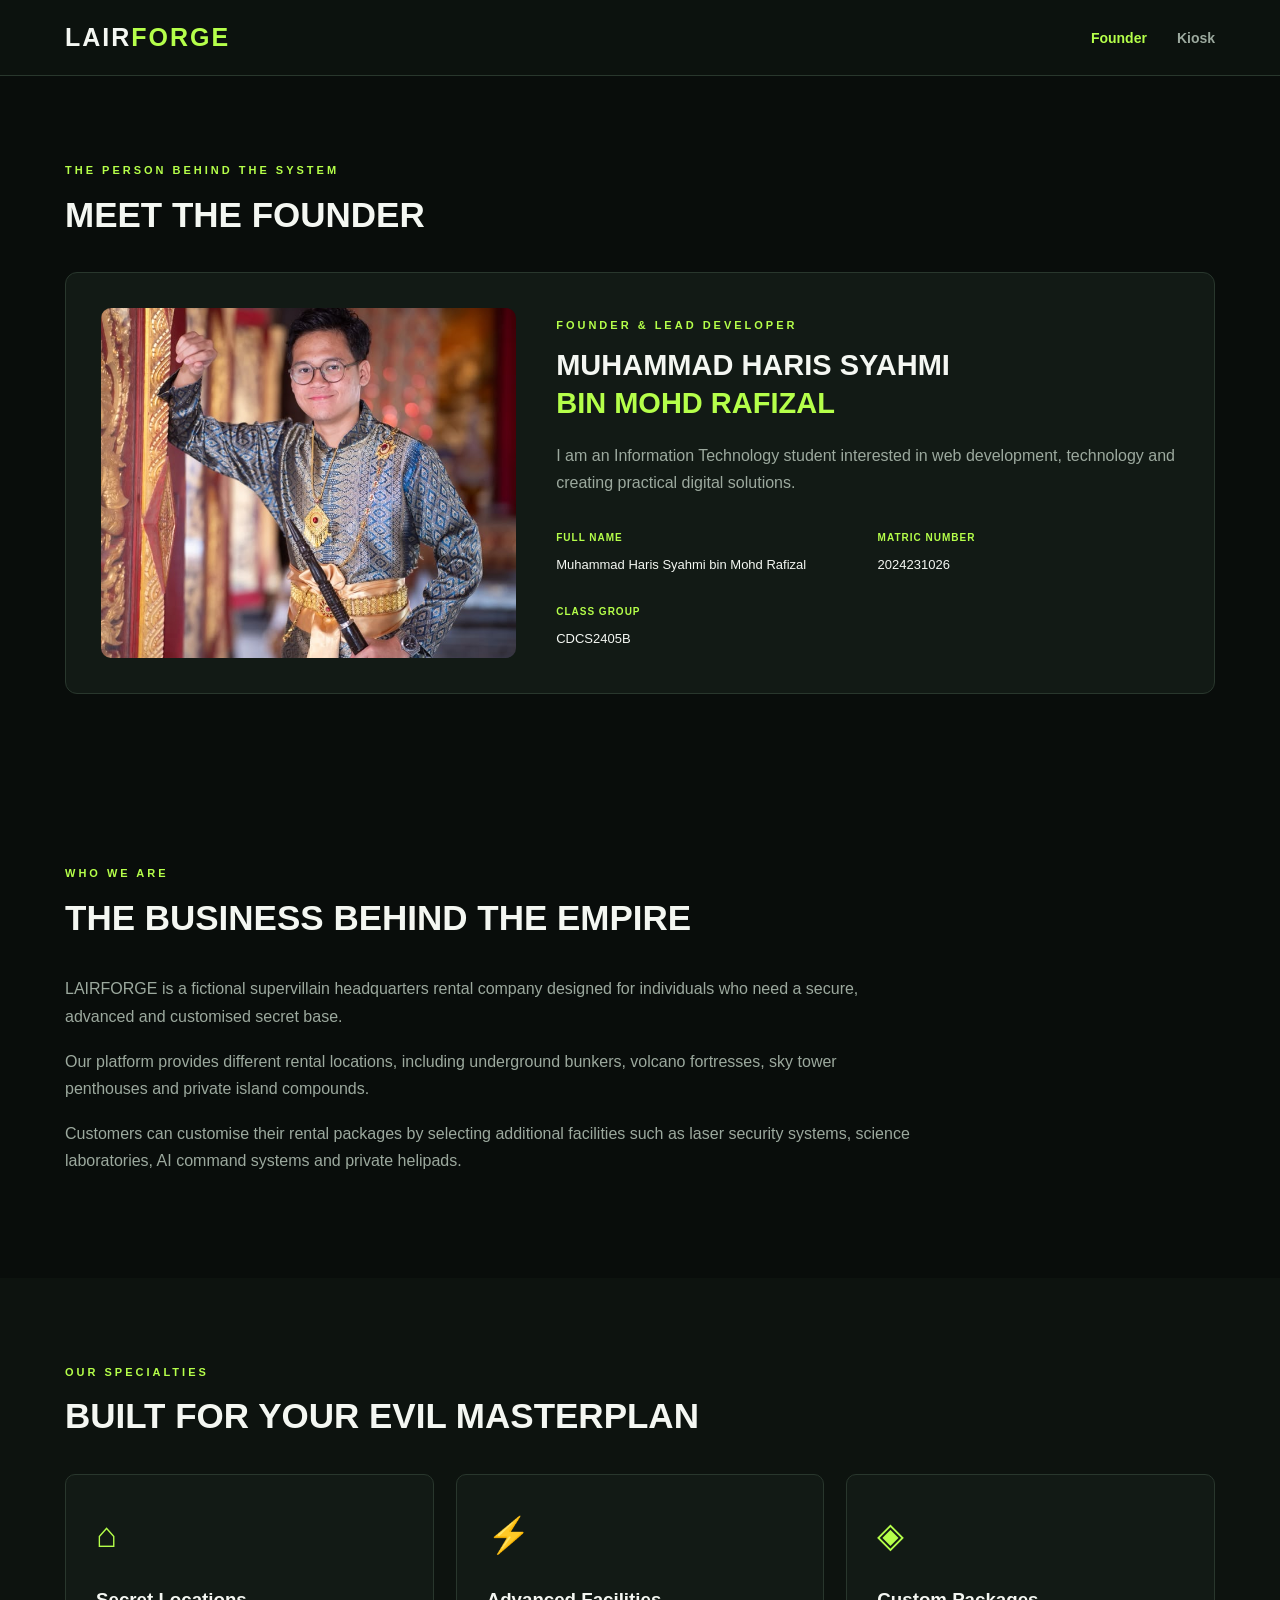
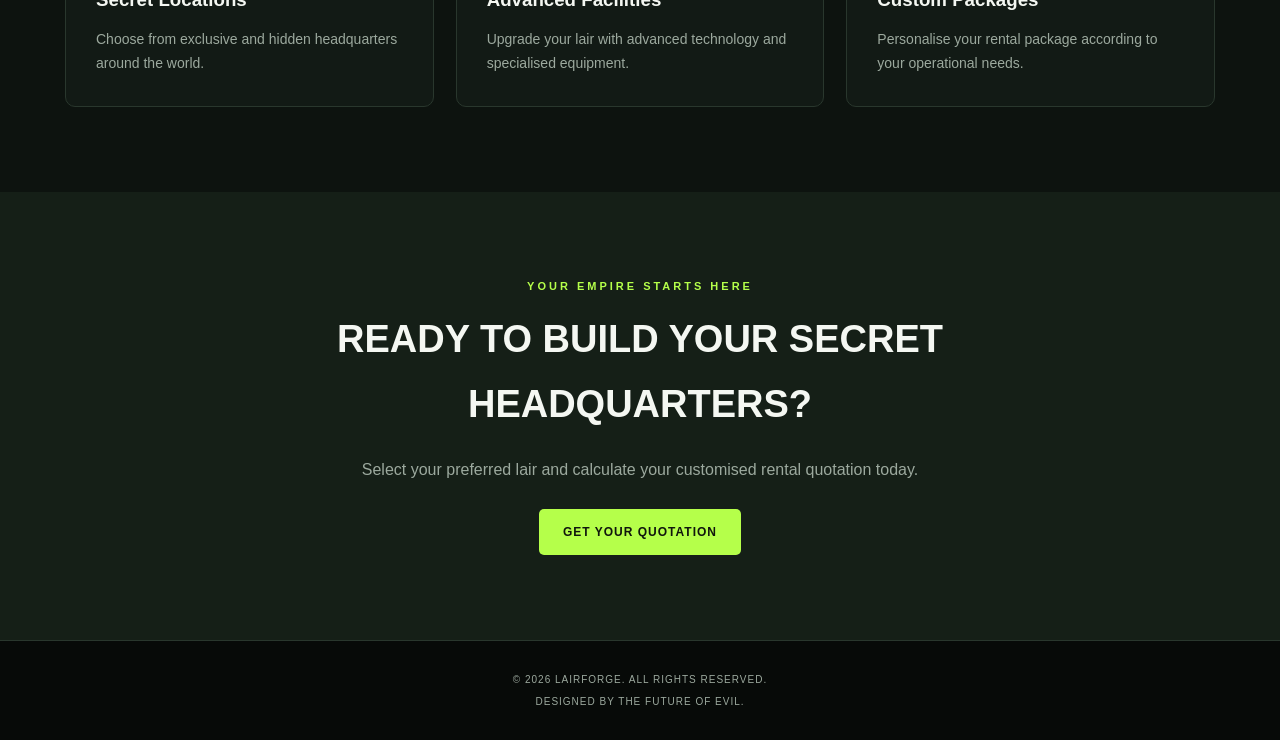
<file: ICT600 Assignment/index.html>
<!--Muhammad Haris Syahmi Bin Mohd Rafizal-->
<!--2024231026, CDCS2405B-->
<!DOCTYPE html>
<html lang="en">
<head>
    <meta charset="UTF-8">
    <meta name="viewport" content="width=device-width, initial-scale=1.0">
    <title>LAIRFORGE | About Us</title>
    <link rel="stylesheet" href="css/style.css">
</head>

<body>

    <!-- header -->
    <header class="site-header">
        <div class="container nav-container">
            <a href="index.html" class="logo">
                LAIR<span>FORGE</span>
            </a>

            <nav>
                <ul class="nav-links">
                    <li><a href="index.html" class="active">Founder</a></li>
                    <li><a href="kiosk.html">Kiosk</a></li>
                </ul>
            </nav>
        </div>
    </header>

    <main>

       <!-- my profile -->
        <section class="section founder-section">
            <div class="container">

                <div class="section-heading">
                    <p class="eyebrow">THE PERSON BEHIND THE SYSTEM</p>
                    <h2>MEET THE FOUNDER</h2>
                </div>

                <div class="founder-card">

                    <div class="founder-image">
                        <img
                            src="images/haris pic.jpeg"
                            alt="Founder of LAIRFORGE"
                        >
                    </div>

                    <div class="founder-details">
                        <p class="eyebrow">FOUNDER & LEAD DEVELOPER</p>

                        <h2>
                            MUHAMMAD HARIS SYAHMI
                            <span>BIN MOHD RAFIZAL</span>
                        </h2>

                        <p>
                            I am an Information Technology student
                            interested in web development, technology
                            and creating practical digital solutions.
                        </p>

                        <div class="profile-info">

                            <div>
                                <small>FULL NAME</small>
                                <p>Muhammad Haris Syahmi bin Mohd Rafizal</p>
                            </div>

                            <div>
                                <small>MATRIC NUMBER</small>
                                <p>2024231026</p>
                            </div>

                            <div>
                                <small>CLASS GROUP</small>
                                <p>CDCS2405B</p>
                            </div>

                        </div>

                    </div>

                </div>

            </div>
        </section>

        <!-- introduce my business -->
        <section class="section">
            <div class="container">

                <div class="section-heading">
                    <p class="eyebrow">WHO WE ARE</p>
                    <h2>THE BUSINESS BEHIND THE EMPIRE</h2>
                </div>

                <div class="about-box">
                    <p>
                        LAIRFORGE is a fictional supervillain
                        headquarters rental company designed for
                        individuals who need a secure, advanced and
                        customised secret base.
                    </p>

                    <p>
                        Our platform provides different rental
                        locations, including underground bunkers,
                        volcano fortresses, sky tower penthouses
                        and private island compounds.
                    </p>

                    <p>
                        Customers can customise their rental packages
                        by selecting additional facilities such as
                        laser security systems, science laboratories,
                        AI command systems and private helipads.
                    </p>
                </div>

            </div>
        </section>

        <!-- what my business have -->
        <section class="section services-section">
            <div class="container">

                <div class="section-heading">
                    <p class="eyebrow">OUR SPECIALTIES</p>
                    <h2>BUILT FOR YOUR EVIL MASTERPLAN</h2>
                </div>

                <div class="service-grid">

                    <article class="service-card">
                        <div class="service-icon">⌂</div>
                        <h3>Secret Locations</h3>
                        <p>
                            Choose from exclusive and hidden
                            headquarters around the world.
                        </p>
                    </article>

                    <article class="service-card">
                        <div class="service-icon">⚡</div>
                        <h3>Advanced Facilities</h3>
                        <p>
                            Upgrade your lair with advanced
                            technology and specialised equipment.
                        </p>
                    </article>

                    <article class="service-card">
                        <div class="service-icon">◈</div>
                        <h3>Custom Packages</h3>
                        <p>
                            Personalise your rental package
                            according to your operational needs.
                        </p>
                    </article>

                </div>

            </div>
        </section>

        <!-- cta users to rent -->
        <section class="cta-section">
            <div class="container">
                <p class="eyebrow">YOUR EMPIRE STARTS HERE</p>

                <h2>READY TO BUILD YOUR SECRET HEADQUARTERS?</h2>

                <p>
                    Select your preferred lair and calculate
                    your customised rental quotation today.
                </p>

                <a href="kiosk.html" class="btn btn-primary">
                    GET YOUR QUOTATION
                </a>
            </div>
        </section>

    </main>

    <!-- footer -->
    <footer class="site-footer">
        <div class="container">
            <p>© 2026 LAIRFORGE. ALL RIGHTS RESERVED.</p>
            <p>DESIGNED BY THE FUTURE OF EVIL.</p>
        </div>
    </footer>

</body>
</html>
</file>
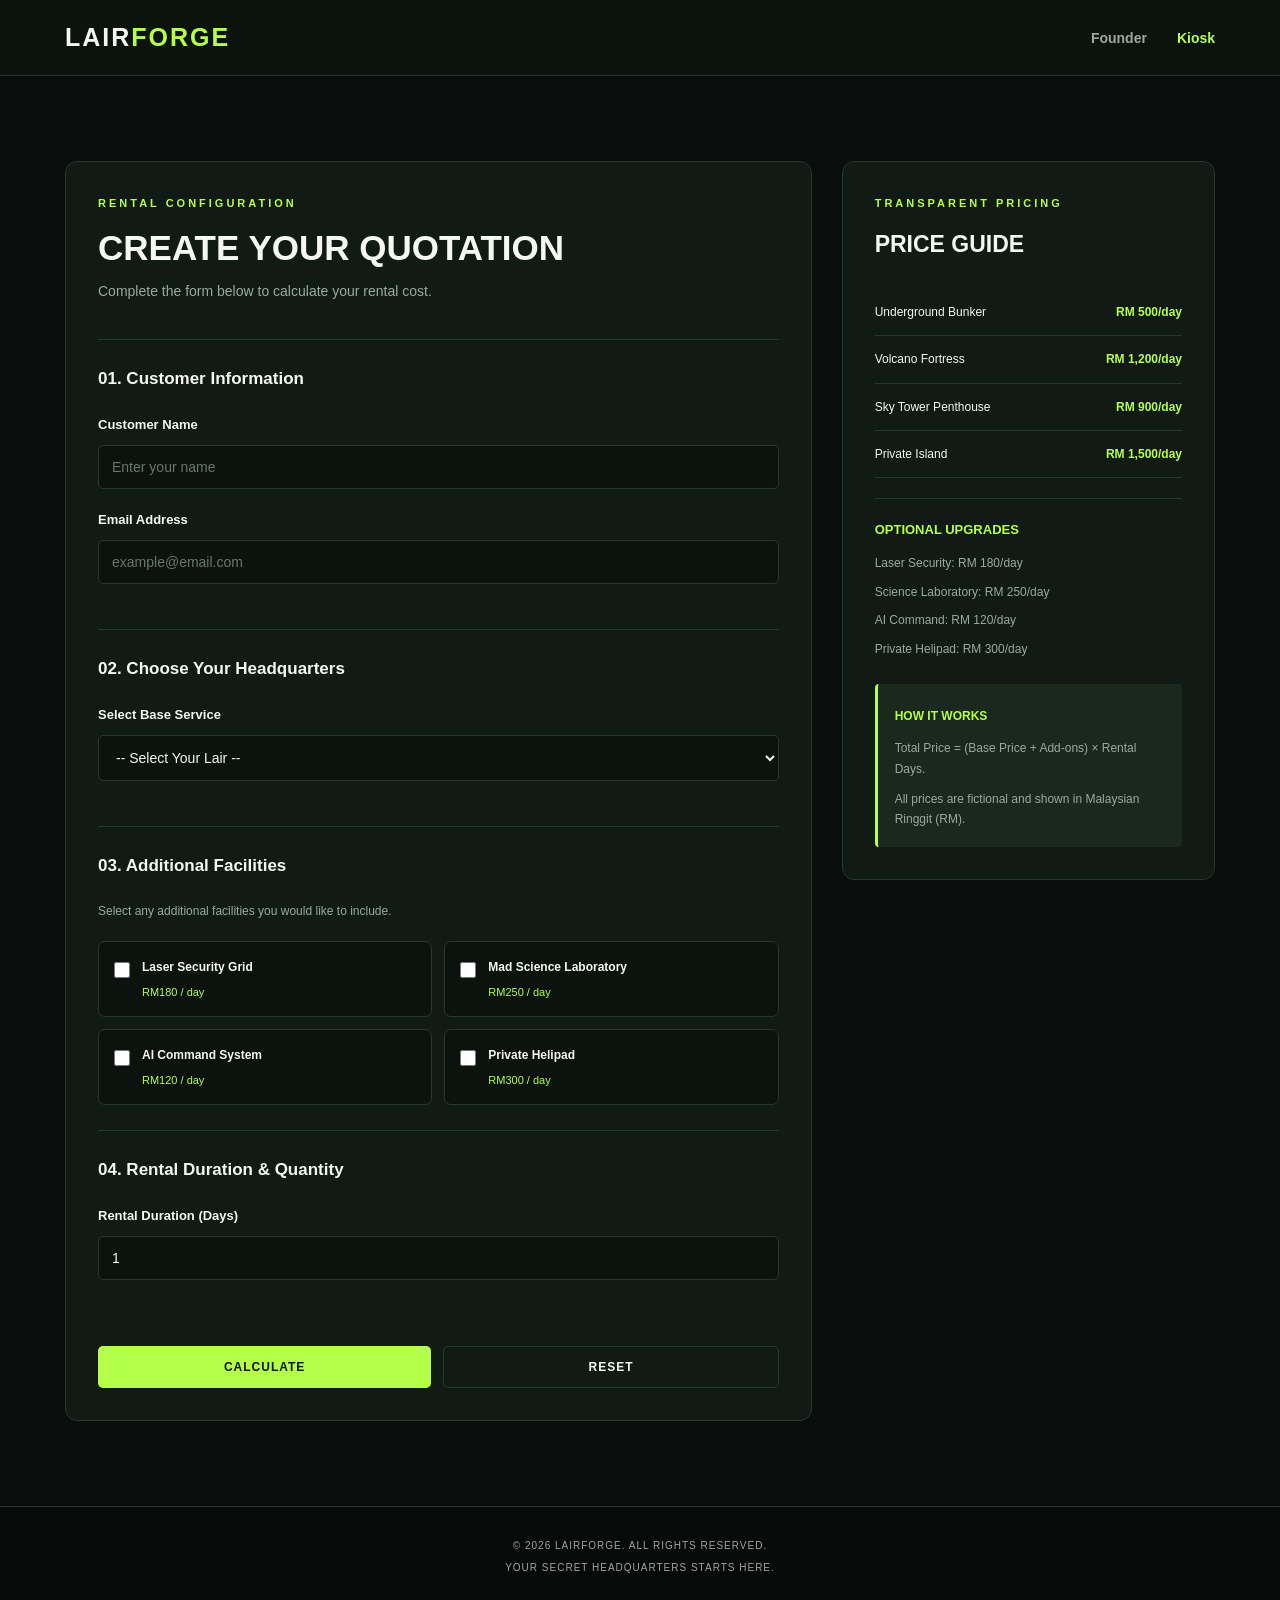
<file: ICT600 Assignment/kiosk.html>
<!--Muhammad Haris Syahmi Bin Mohd Rafizal-->
<!--2024231026, CDCS2405B-->
<!DOCTYPE html>
<html lang="en">
<head>
    <meta charset="UTF-8">
    <meta name="viewport" content="width=device-width, initial-scale=1.0">
    <title>LAIRFORGE | Quotation Kiosk</title>
    <link rel="stylesheet" href="css/style.css">
    <script src="js/app.js" defer></script>
</head>

<body>

    <!-- header -->
    <header class="site-header">
        <div class="container nav-container">

            <a href="index.html" class="logo">
                LAIR<span>FORGE</span>
            </a>

            <nav>
                <ul class="nav-links">
                    <li><a href="index.html">Founder</a></li>
                    <li><a href="kiosk.html" class="active">Kiosk</a></li>
                </ul>
            </nav>

        </div>
    </header>

    <main>

        <!-- form input -->
        <section class="section">
            <div class="container kiosk-layout">

                <div class="form-container">

                    <div class="form-heading">
                        <p class="eyebrow">RENTAL CONFIGURATION</p>
                        <h2>CREATE YOUR QUOTATION</h2>
                        <p>Complete the form below to calculate your rental cost.</p>
                    </div>

                    <form id="quotationForm" novalidate>

                        <!-- cust details -->
                        <div class="form-section">

                            <h3>01. Customer Information</h3>

                            <div class="form-group">
                                <label for="customerName">
                                    Customer Name 
                                </label>

                                <input
                                    type="text"
                                    id="customerName"
                                    placeholder="Enter your name"
                                    required
                                    minlength="2"
                                >
                                <small class="error-message" id="customerNameError"></small>
                            </div>

                            <div class="form-group">
                                <label for="customerEmail">
                                    Email Address 
                                </label>

                                <input
                                    type="email"
                                    id="customerEmail"
                                    placeholder="example@email.com"
                                    required
                                >
                                <small class="error-message" id="customerEmailError"></small>
                            </div>

                        </div>

                        <!-- base service -->
                        <div class="form-section">

                            <h3>02. Choose Your Headquarters</h3>

                            <div class="form-group">

                                <label for="baseService">
                                    Select Base Service 
                                </label>

                                <select id="baseService" required>

                                    <option value="">
                                        -- Select Your Lair --
                                    </option>

                                    <option value="underground">
                                        Underground Bunker - RM500/day
                                    </option>

                                    <option value="volcano">
                                        Volcano Fortress - RM1,200/day
                                    </option>

                                    <option value="sky">
                                        Sky Tower Penthouse - RM900/day
                                    </option>

                                    <option value="island">
                                        Private Island Compound - RM1,500/day
                                    </option>

                                </select>
                                <small class="error-message" id="baseServiceError"></small>
                            </div>

                        </div>

                        <!-- optional add on service -->
                        <div class="form-section">

                            <h3>03. Additional Facilities</h3>

                            <p class="form-note">
                                Select any additional facilities
                                you would like to include.
                            </p>

                            <div class="addon-list">

                                <label class="addon-option">
                                    <input
                                        type="checkbox"
                                        name="addons"
                                        value="laser"
                                    >

                                    <span>
                                        <strong>Laser Security Grid</strong>
                                        <small>RM180 / day</small>
                                    </span>
                                </label>

                                <label class="addon-option">
                                    <input
                                        type="checkbox"
                                        name="addons"
                                        value="laboratory"
                                    >

                                    <span>
                                        <strong>Mad Science Laboratory</strong>
                                        <small>RM250 / day</small>
                                    </span>
                                </label>

                                <label class="addon-option">
                                    <input
                                        type="checkbox"
                                        name="addons"
                                        value="ai"
                                    >

                                    <span>
                                        <strong>AI Command System</strong>
                                        <small>RM120 / day</small>
                                    </span>
                                </label>

                                <label class="addon-option">
                                    <input
                                        type="checkbox"
                                        name="addons"
                                        value="helipad"
                                    >

                                    <span>
                                        <strong>Private Helipad</strong>
                                        <small>RM300 / day</small>
                                    </span>
                                </label>

                            </div>

                        </div>

                        <!-- quantity -->
                        <div class="form-section">

                            <h3>04. Rental Duration & Quantity</h3>

                            <div class="form-row">

                                <div class="form-group">
                                    <label for="rentalDays">
                                        Rental Duration (Days) 
                                    </label>

                                    <input
                                        type="number"
                                        id="rentalDays"
                                        min="1"
                                        max="365"
                                        value="1"
                                        required
                                    >
                                    <small class="error-message" id="rentalDaysError"></small>
                                </div>

                            </div>

                        </div>

                        <!-- button -->
                        <div class="form-buttons">

                            <button
                                type="submit"
                                class="btn btn-primary"
                            >
                                CALCULATE
                            </button>

                            <button
                                type="reset"
                                class="btn btn-secondary"
                                id="resetButton"
                            >
                                RESET
                            </button>

                        </div>

                    </form>

                </div>

                <!-- price info -->
                <aside class="price-guide">

                    <p class="eyebrow">TRANSPARENT PRICING</p>

                    <h3>PRICE GUIDE</h3>

                    <div class="price-item">
                        <span>Underground Bunker</span>
                        <strong>RM 500/day</strong>
                    </div>

                    <div class="price-item">
                        <span>Volcano Fortress</span>
                        <strong>RM 1,200/day</strong>
                    </div>

                    <div class="price-item">
                        <span>Sky Tower Penthouse</span>
                        <strong>RM 900/day</strong>
                    </div>

                    <div class="price-item">
                        <span>Private Island</span>
                        <strong>RM 1,500/day</strong>
                    </div>

                    <hr>

                    <h4>OPTIONAL UPGRADES</h4>

                    <p>Laser Security: RM 180/day</p>
                    <p>Science Laboratory: RM 250/day</p>
                    <p>AI Command: RM 120/day</p>
                    <p>Private Helipad: RM 300/day</p>

                    <div class="guide-note">
                        <strong>HOW IT WORKS</strong>

                        <p>
                            Total Price = (Base Price + Add-ons)
                            × Rental Days.
                        </p>

                        <p>
                            All prices are fictional and shown
                            in Malaysian Ringgit (RM).
                        </p>
                    </div>

                </aside>

            </div>
        </section>

        <!-- result -->
        <section class="section result-section" id="resultSection" hidden>

            <div class="container">

                <div class="result-container">

                    <p class="eyebrow">QUOTATION GENERATED</p>

                    <h2>YOUR RENTAL SUMMARY</h2>

                    <p class="result-success">
                        Your quotation has been calculated successfully.
                    </p>

                    <div id="resultDetails"></div>

                    <div class="total-box">

                        <p>ESTIMATED TOTAL PRICE</p>

                        <h2 id="grandTotal">RM0.00</h2>

                    </div>

                    <p class="form-note">
                        This is an estimated quotation based on
                        the selected services and rental duration.
                    </p>

                </div>

            </div>

        </section>

    </main>

    <!-- footer -->
    <footer class="site-footer">

        <div class="container">
            <p>© 2026 LAIRFORGE. ALL RIGHTS RESERVED.</p>
            <p>YOUR SECRET HEADQUARTERS STARTS HERE.</p>
        </div>

    </footer>

</body>
</html>
</file>
<file: ICT600 Assignment/css/style.css>
/* MUHAMMAD HARIS SYAHMI BIN MOHD RAFIZAL
2024231026 RCDCS2405B*/

:root {
    --background: #090d0b;
    --surface: #121a15;
    --surface-light: #1b261e;
    --primary: #b5ff4a;
    --primary-dark: #8bd42c;
    --text: #f4f7f2;
    --muted: #9ca99e;
    --border: #29372d;
}

* {
    margin: 0;
    padding: 0;
    box-sizing: border-box;
}

html {
    scroll-behavior: smooth;
}

body {
    font-family: Arial, Helvetica, sans-serif;
    background: var(--background);
    color: var(--text);
    line-height: 1.7;
}

a {
    text-decoration: none;
    color: inherit;
}

.container {
    width: 90%;
    max-width: 1150px;
    margin: auto;
}

section {
    scroll-margin-top: 80px;
}

/*header*/

.site-header {
    background: #0c120e;
    border-bottom: 1px solid var(--border);
    position: sticky;
    top: 0;
    z-index: 100;
}

.nav-container {
    min-height: 75px;
    display: flex;
    justify-content: space-between;
    align-items: center;
    gap: 20px;
}

.logo {
    font-size: 25px;
    font-weight: 900;
    letter-spacing: 2px;
}

.logo span {
    color: var(--primary);
}

.nav-links {
    display: flex;
    gap: 30px;
    list-style: none;
}

.nav-links a {
    color: var(--muted);
    font-size: 14px;
    font-weight: bold;
    transition: 0.3s;
}

.nav-links a:hover,
.nav-links a.active {
    color: var(--primary);
}

/*button*/

.btn {
    display: inline-block;
    padding: 13px 24px;
    border: none;
    border-radius: 5px;
    font-size: 12px;
    font-weight: bold;
    letter-spacing: 1px;
    cursor: pointer;
    transition: 0.3s;
    text-align: center;
}

.btn-primary {
    background: var(--primary);
    color: #10160d;
}

.btn-primary:hover {
    background: var(--primary-dark);
    transform: translateY(-3px);
}

.btn-secondary {
    background: transparent;
    color: var(--text);
    border: 1px solid var(--border);
}

.btn-secondary:hover {
    border-color: var(--primary);
    color: var(--primary);
}

/*section*/

.section {
    padding: 85px 0;
}

.section-heading {
    margin-bottom: 35px;
}

.eyebrow {
    color: var(--primary);
    font-size: 11px;
    font-weight: bold;
    letter-spacing: 3px;
    margin-bottom: 12px;
}

.section-heading h2,
.form-heading h2 {
    font-size: clamp(24px, 4vw, 35px);
    line-height: 1.3;
}

.about-box {
    max-width: 850px;
    color: var(--muted);
}

.about-box p {
    margin-bottom: 18px;
}

/*founder*/

.hero {
    padding: 105px 0;
    background:
        radial-gradient(
            ellipse at 80% 50%,
            rgba(126, 190, 62, 0.13),
            transparent 55%
        );
}

.hero-content {
    display: grid;
    grid-template-columns: 1.2fr 0.8fr;
    align-items: center;
    gap: 50px;
}

.hero h1,
.kiosk-hero h1 {
    font-size: clamp(38px, 6vw, 65px);
    line-height: 1.1;
    font-weight: 900;
    margin-bottom: 25px;
}

.hero h1 span,
.kiosk-hero h1 span {
    display: block;
    color: var(--primary);
}

.hero-description {
    color: var(--muted);
    max-width: 550px;
    margin-bottom: 30px;
}

.hero-visual {
    display: flex;
    justify-content: center;
    align-items: center;
}

.hero-card {
    width: 100%;
    max-width: 330px;
    min-height: 300px;
    background:
        linear-gradient(
            145deg,
            #1c2b1e,
            #101710
        );
    border: 1px solid #49633d;
    border-radius: 15px;
    display: flex;
    flex-direction: column;
    justify-content: center;
    align-items: center;
    gap: 18px;
    box-shadow: 0 20px 60px rgba(0, 0, 0, 0.4);
}

.hero-icon {
    font-size: 75px;
    color: var(--primary);
}

.hero-card p {
    color: var(--muted);
    font-size: 11px;
    letter-spacing: 3px;
}

.hero-card h3 {
    font-size: 28px;
    letter-spacing: 2px;
}

.hero-card span {
    color: var(--primary);
    font-size: 11px;
    font-weight: bold;
    letter-spacing: 2px;
}

/*services*/

.services-section {
    background: #0d130f;
}

.service-grid {
    display: grid;
    grid-template-columns: repeat(3, 1fr);
    gap: 22px;
}

.service-card {
    padding: 30px;
    background: var(--surface);
    border: 1px solid var(--border);
    border-radius: 10px;
    transition: 0.3s;
}

.service-card:hover {
    border-color: var(--primary);
    transform: translateY(-5px);
}

.service-icon {
    font-size: 35px;
    color: var(--primary);
    margin-bottom: 20px;
}

.service-card h3 {
    margin-bottom: 12px;
}

.service-card p {
    color: var(--muted);
    font-size: 14px;
}

/*founder*/

.founder-card {
    display: grid;
    grid-template-columns: 0.8fr 1.2fr;
    gap: 40px;
    align-items: center;
    padding: 35px;
    background: var(--surface);
    border: 1px solid var(--border);
    border-radius: 12px;
}

.founder-image {
    width: 100%;
    min-height: 350px;
    overflow: hidden;
    background: var(--surface-light);
    border-radius: 10px;
}

.founder-image img {
    width: 100%;
    height: 350px;
    object-fit: cover;
    display: block;
}

.founder-details h2 {
    font-size: 29px;
    line-height: 1.3;
    margin-bottom: 20px;
}

.founder-details h2 span {
    display: block;
    color: var(--primary);
}

.founder-details > p:not(.eyebrow) {
    color: var(--muted);
    margin-bottom: 25px;
}

.profile-info {
    display: grid;
    grid-template-columns: 1fr 1fr;
    gap: 20px;
}

.profile-info small {
    color: var(--primary);
    font-size: 10px;
    font-weight: bold;
    letter-spacing: 1px;
}

.profile-info p {
    font-size: 13px;
    margin-top: 5px;
    overflow-wrap: anywhere;
}

/*cta section*/

.cta-section {
    text-align: center;
    padding: 85px 0;
    background: #151f17;
}

.cta-section h2 {
    max-width: 700px;
    margin: 0 auto 20px;
    font-size: clamp(25px, 4vw, 38px);
}

.cta-section > .container > p:not(.eyebrow) {
    color: var(--muted);
    margin-bottom: 25px;
}

/*kiosk*/

.kiosk-hero {
    padding: 75px 0;
    background:
        radial-gradient(
            ellipse at 50% 0%,
            rgba(126, 190, 62, 0.12),
            transparent 70%
        );
}

.kiosk-hero h1 {
    font-size: clamp(35px, 5vw, 55px);
}

.kiosk-hero p:not(.eyebrow) {
    color: var(--muted);
    max-width: 600px;
}

.kiosk-layout {
    display: grid;
    grid-template-columns: 1.6fr 0.8fr;
    gap: 30px;
    align-items: start;
}

.form-container,
.price-guide {
    background: var(--surface);
    border: 1px solid var(--border);
    border-radius: 12px;
    padding: 32px;
}

.form-heading {
    margin-bottom: 35px;
}

.form-heading > p:last-child {
    color: var(--muted);
    margin-top: 10px;
    font-size: 14px;
}

/*form*/

.form-section {
    padding: 25px 0;
    border-top: 1px solid var(--border);
}

.form-section h3 {
    font-size: 17px;
    margin-bottom: 20px;
}

.form-group {
    margin-bottom: 20px;
    flex: 1;
    min-width: 0;
}

.form-group label {
    display: block;
    margin-bottom: 9px;
    font-size: 13px;
    font-weight: bold;
}

.form-group input,
.form-group select {
    width: 100%;
    padding: 13px;
    border: 1px solid var(--border);
    background: #0c120e;
    color: var(--text);
    border-radius: 5px;
    outline: none;
    font-size: 14px;
}

.form-group input:focus,
.form-group select:focus {
    border-color: var(--primary);
}

.form-group input::placeholder {
    color: #69776b;
}
.error-message {
    display: block;
    color: #ff4a4a;
    font-size: 11px;
    font-weight: bold;
    margin-top: 6px;
}
.form-row {
    display: flex;
    gap: 20px;
}

.form-note {
    color: var(--muted);
    font-size: 12px;
    margin-top: 8px;
}

/*checkboxes*/

.addon-list {
    display: grid;
    grid-template-columns: 1fr 1fr;
    gap: 12px;
    margin-top: 20px;
}

.addon-option {
    display: flex;
    align-items: flex-start;
    gap: 12px;
    padding: 15px;
    background: #0c120e;
    border: 1px solid var(--border);
    border-radius: 7px;
    cursor: pointer;
    transition: 0.3s;
}

.addon-option:hover {
    border-color: var(--primary);
}

.addon-option input {
    accent-color: var(--primary);
    margin-top: 5px;
    width: 16px;
    height: 16px;
}

.addon-option span {
    display: flex;
    flex-direction: column;
    gap: 5px;
}

.addon-option strong {
    font-size: 12px;
}

.addon-option small {
    color: var(--primary);
    font-size: 11px;
}

/*buttons*/

.form-buttons {
    display: flex;
    flex-wrap: wrap;
    gap: 12px;
    padding-top: 15px;
}

.form-buttons .btn {
    flex: 1;
}

/*price info*/

.price-guide {
    position: sticky;
    top: 100px;
}

.price-guide h3 {
    font-size: 23px;
    margin-bottom: 25px;
}

.price-guide h4 {
    margin: 20px 0 12px;
    color: var(--primary);
    font-size: 13px;
}

.price-item {
    display: flex;
    justify-content: space-between;
    gap: 10px;
    padding: 13px 0;
    border-bottom: 1px solid var(--border);
    font-size: 12px;
}

.price-item strong {
    color: var(--primary);
    white-space: nowrap;
}

.price-guide > p:not(.eyebrow) {
    color: var(--muted);
    font-size: 12px;
    margin: 8px 0;
}

.price-guide hr {
    border: none;
    border-top: 1px solid var(--border);
    margin-top: 20px;
}

.guide-note {
    background: #1a291b;
    border-left: 3px solid var(--primary);
    padding: 17px;
    margin-top: 25px;
    border-radius: 4px;
}

.guide-note strong {
    color: var(--primary);
    font-size: 12px;
}

.guide-note p {
    color: var(--muted);
    font-size: 12px;
    margin-top: 10px;
}

/*result*/

.result-section {
    padding-top: 0;
}

.result-container {
    background: var(--surface);
    border: 1px solid var(--primary);
    border-radius: 12px;
    padding: 35px;
}

.result-container h2 {
    margin-bottom: 10px;
}

.result-success {
    color: var(--primary);
    font-size: 14px;
    margin-bottom: 25px;
}

.result-row {
    display: flex;
    justify-content: space-between;
    gap: 15px;
    padding: 13px 0;
    border-bottom: 1px solid var(--border);
    font-size: 14px;
}

.result-row span {
    color: var(--muted);
}

.result-row strong {
    text-align: right;
    overflow-wrap: anywhere;
}

.result-row.total-daily strong {
    color: var(--primary);
}

.total-box {
    text-align: center;
    padding: 30px;
    margin: 25px 0;
    background: #1a291b;
    border-radius: 10px;
}

.total-box p {
    color: var(--muted);
    font-size: 12px;
    letter-spacing: 2px;
}

.total-box h2 {
    color: var(--primary);
    font-size: clamp(30px, 5vw, 45px);
    margin-top: 10px;
}

/*footer*/

.site-footer {
    background: #070a08;
    border-top: 1px solid var(--border);
    padding: 25px 0;
    text-align: center;
}

.site-footer p {
    color: var(--muted);
    font-size: 10px;
    letter-spacing: 1px;
    margin: 5px 0;
}

/*responsee*/

@media (max-width: 850px) {

    .hero-content,
    .founder-card {
        grid-template-columns: 1fr;
    }

    .kiosk-layout {
        grid-template-columns: 1fr;
    }

    .price-guide {
        position: static;
    }

    .service-grid {
        grid-template-columns: 1fr 1fr;
    }

    .hero-visual {
        margin-top: 20px;
    }
}

@media (max-width: 560px) {

    .container {
        width: 92%;
    }

    .nav-container {
        flex-direction: column;
        padding: 15px 0;
    }

    .nav-links {
        gap: 20px;
    }

    .hero {
        padding: 65px 0;
    }

    .section {
        padding: 55px 0;
    }

    .service-grid,
    .addon-list,
    .profile-info {
        grid-template-columns: 1fr;
    }

    .form-row {
        flex-direction: column;
        gap: 0;
    }

    .form-container,
    .price-guide,
    .founder-card,
    .result-container {
        padding: 22px;
    }

    .form-buttons {
        flex-direction: column;
    }

    .form-buttons .btn {
        width: 100%;
    }

    .founder-image img {
        height: 280px;
    }
}

/*print output*/

@media print {

    body {
        background: white;
        color: black;
    }

    .site-header,
    .site-footer,
    .kiosk-hero,
    .form-container,
    .price-guide,
    #printButton {
        display: none !important;
    }

    .result-section {
        display: block !important;
        padding: 0;
    }

    .result-container {
        background: white;
        color: black;
        border: 1px solid black;
    }

    .result-row span,
    .form-note,
    .total-box p {
        color: #444;
    }

    .result-row strong,
    .total-box h2 {
        color: black;
    }

    .total-box {
        background: #eee;
    }
}
</file>
